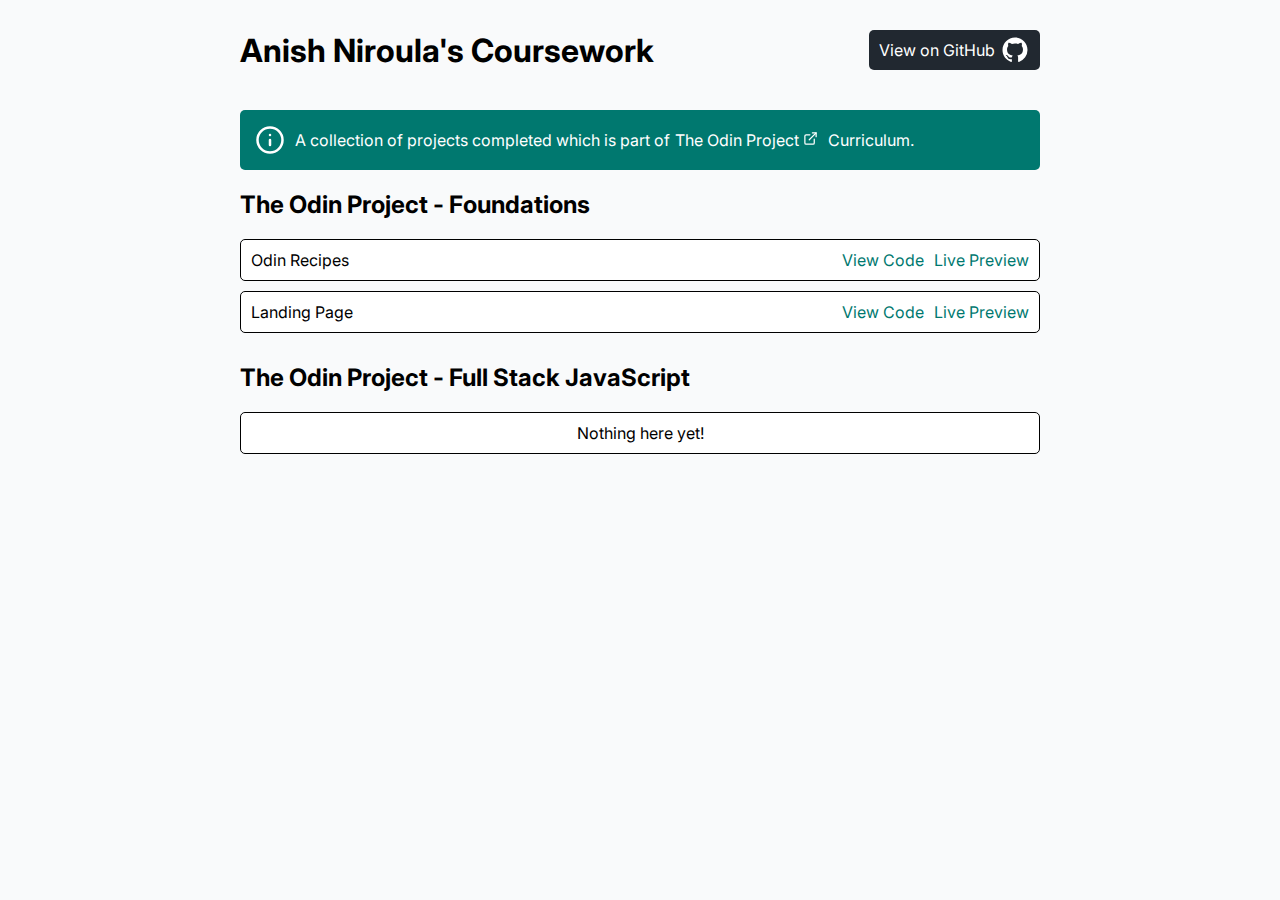
<file: index.html>
<!DOCTYPE html>
<html lang="en">
  <head>
    <meta charset="UTF-8" />
    <meta name="viewport" content="width=device-width, initial-scale=1.0" />
    <title>Anish Niroula's Coursework - The Odin Project</title>
    <link rel="preconnect" href="https://fonts.googleapis.com" />
    <link rel="preconnect" href="https://fonts.gstatic.com" crossorigin />
    <link
      href="https://fonts.googleapis.com/css2?family=Inter:ital,opsz,wght@0,14..32,100..900;1,14..32,100..900&display=swap"
      rel="stylesheet"
    />
    <link rel="stylesheet" href="main.css" />
  </head>
  <body>
    <header class="header">
      <h1 class="header-title">Anish Niroula's Coursework</h1>
      <a
        href="https://github.com/anishniroula/theodinproject-coursework"
        target="_blank"
        rel="noreferrer"
        title="Click to view on GitHub"
      >
        View on GitHub
        <svg
          fill="currentColor"
          viewBox="0 0 24 24"
          aria-hidden="true"
          role="img"
          aria-labelledby="a1elsmufb16g911e2exx4cperpxosr8w a35wr8ssnt4cgot6uyhc2du1ibk296g2"
          class="h-6 w-6 fill-current hover:fill-black dark:hover:fill-white transition duration-500"
        >
          <path
            fill-rule="evenodd"
            d="M12 2C6.477 2 2 6.484 2 12.017c0 4.425 2.865 8.18 6.839 9.504.5.092.682-.217.682-.483 0-.237-.008-.868-.013-1.703-2.782.605-3.369-1.343-3.369-1.343-.454-1.158-1.11-1.466-1.11-1.466-.908-.62.069-.608.069-.608 1.003.07 1.531 1.032 1.531 1.032.892 1.53 2.341 1.088 2.91.832.092-.647.35-1.088.636-1.338-2.22-.253-4.555-1.113-4.555-4.951 0-1.093.39-1.988 1.029-2.688-.103-.253-.446-1.272.098-2.65 0 0 .84-.27 2.75 1.026A9.564 9.564 0 0112 6.844c.85.004 1.705.115 2.504.337 1.909-1.296 2.747-1.027 2.747-1.027.546 1.379.202 2.398.1 2.651.64.7 1.028 1.595 1.028 2.688 0 3.848-2.339 4.695-4.566 4.943.359.309.678.92.678 1.855 0 1.338-.012 2.419-.012 2.747 0 .268.18.58.688.482A10.019 10.019 0 0022 12.017C22 6.484 17.522 2 12 2z"
            clip-rule="evenodd"
          ></path>
        </svg>
      </a>
    </header>

    <p class="info-text">
      <svg
        xmlns="http://www.w3.org/2000/svg"
        viewBox="0 0 24 24"
        fill="none"
        stroke="currentColor"
        stroke-width="2"
        stroke-linecap="round"
        stroke-linejoin="round"
        aria-hidden="true"
      >
        <circle cx="12" cy="12" r="10"></circle>
        <line x1="12" y1="16" x2="12" y2="12"></line>
        <line x1="12" y1="8" x2="12" y2="8"></line>
      </svg>
      A collection of projects completed which is part of
      <a
        href="https://www.theodinproject.com/"
        target="_blank"
        rel="noreferrer"
        title="Click to learn more about The Odin Project"
        >The Odin Project
        <svg
          xmlns="http://www.w3.org/2000/svg"
          width="1em"
          height="1em"
          viewBox="0 0 24 24"
          fill="none"
          stroke="currentColor"
          stroke-width="2"
          stroke-linecap="round"
          stroke-linejoin="round"
          aria-hidden="true"
          class="link-icon"
        >
          <path
            d="M18 13v6a2 2 0 0 1-2 2H5a2 2 0 0 1-2-2V8a2 2 0 0 1 2-2h6"
          ></path>
          <polyline points="15 3 21 3 21 9"></polyline>
          <line x1="10" y1="14" x2="21" y2="3"></line>
        </svg>
      </a>
      Curriculum.
    </p>
    <main class="submissions">
      <!-- The Odin Project - Foundations -->
      <div class="course">
        <h2 class="course-title">The Odin Project - Foundations</h2>
        <ol class="course-projects">
          <li class="project-item">
            <p class="project-item-name">Odin Recipes</p>
            <div class="project-item-buttons">
              <div class="link-button">
                <a
                  href="https://github.com/anishniroula/theodinproject-coursework/tree/main/foundations/odin-recipes"
                  target="_blank"
                  rel="noreferrer"
                  >View Code</a
                >
              </div>
              <div class="link-button">
                <a
                  href="./foundations/odin-recipes/odin-recipes.html"
                  target="_blank"
                  rel="noreferrer"
                  >Live Preview</a
                >
              </div>
            </div>
          </li>
          <li class="project-item">
            <p class="project-item-name">Landing Page</p>
            <div class="project-item-buttons">
              <div class="link-button">
                <a
                  href="https://github.com/anishniroula/theodinproject-coursework/tree/main/foundations/landing-page"
                  target="_blank"
                  rel="noreferrer"
                  >View Code</a
                >
              </div>
              <div class="link-button">
                <a
                  href="./foundations/landing-page/landing-page.html"
                  target="_blank"
                  rel="noreferrer"
                  >Live Preview</a
                >
              </div>
            </div>
          </li>
        </ol>
      </div>

      <!-- The Odin Project - Full Stack JavaScript -->
      <div class="course">
        <h2 class="course-title">The Odin Project - Full Stack JavaScript</h2>
        <ol class="course-projects">
          <li class="project-item">Nothing here yet!</li>
        </ol>
      </div>
    </main>
  </body>
</html>
</file>
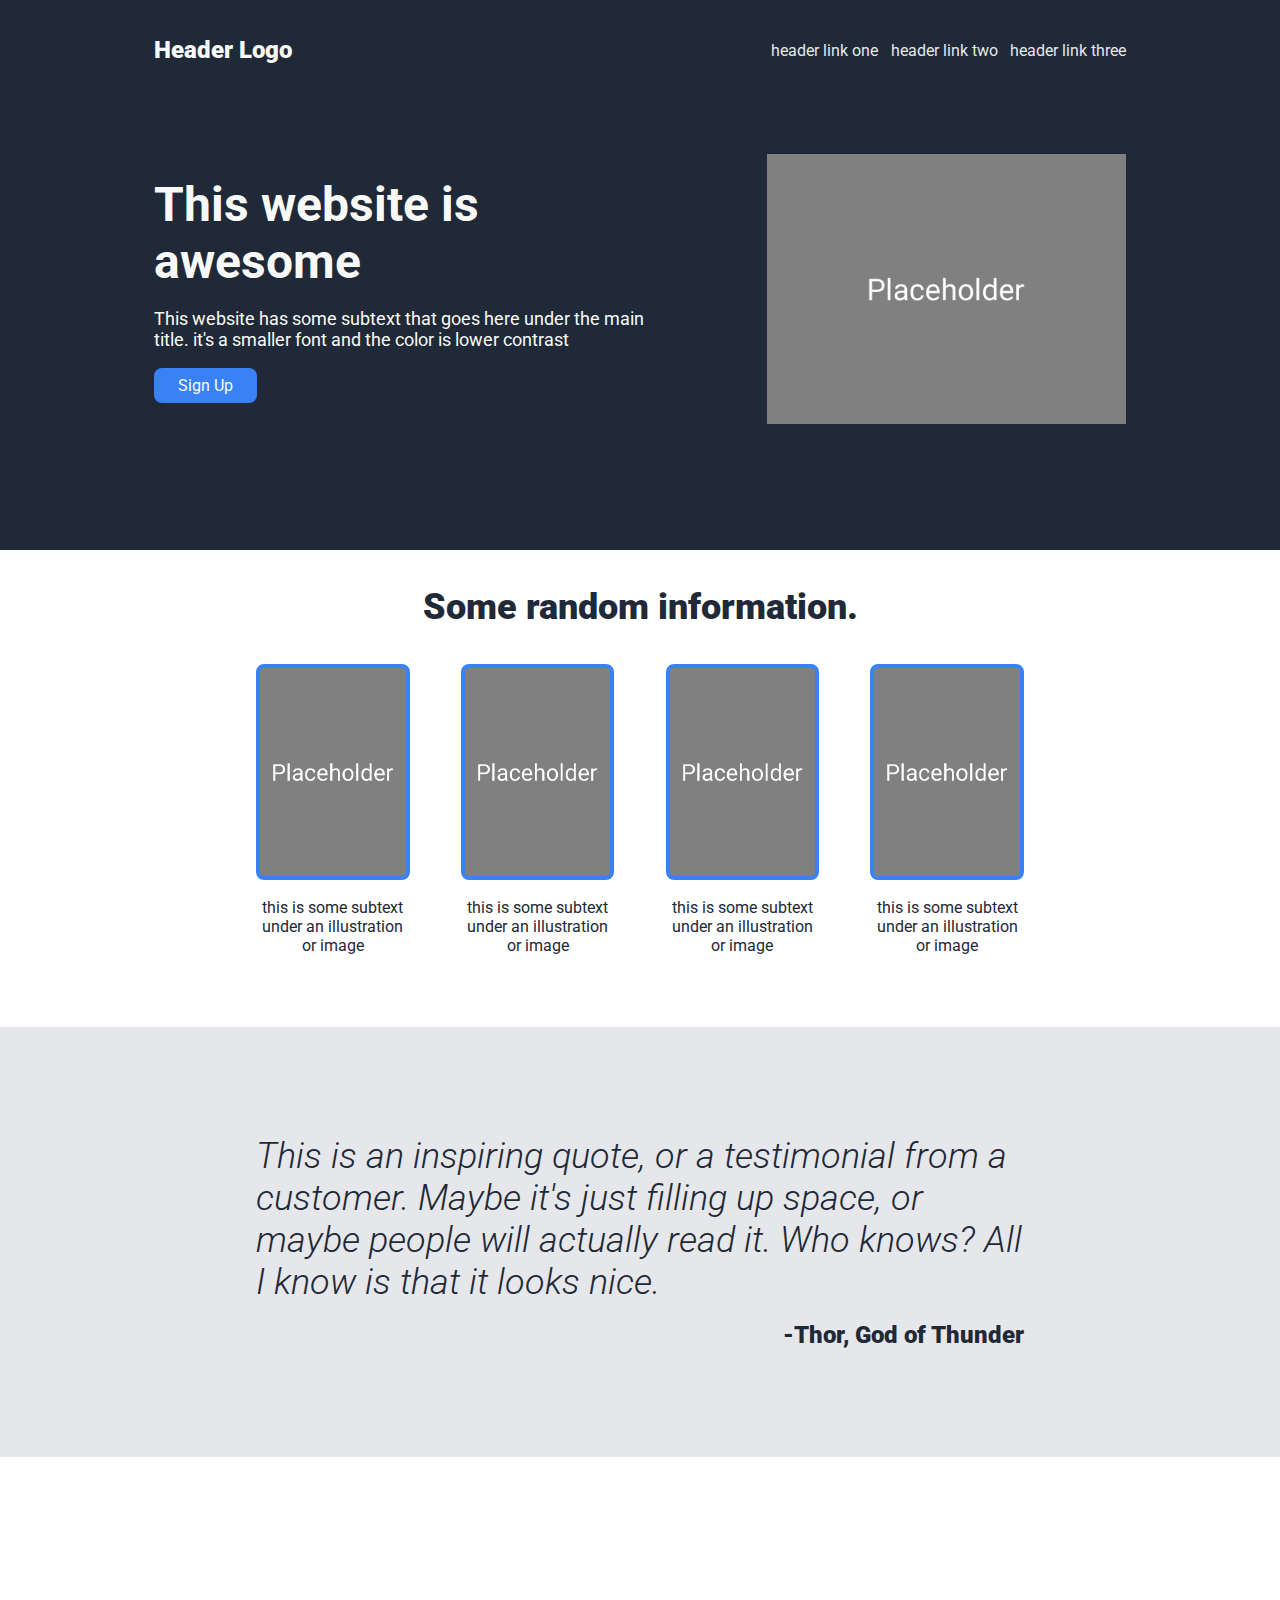
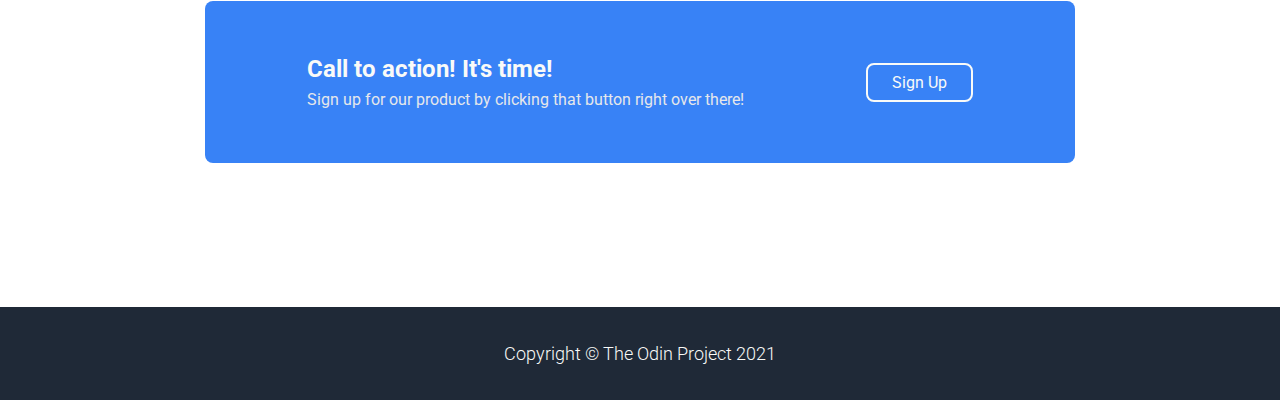
<file: foundations/landing-page/landing-page.html>
<!DOCTYPE html>
<html lang="en">
  <head>
    <meta charset="UTF-8" />
    <meta name="viewport" content="width=device-width, initial-scale=1.0" />
    <title>Landing Page</title>
    <!-- <link rel="shortcut icon" href="favicon.ico" type="image/x-icon"> -->
    <link rel="stylesheet" href="landing-page-style.css" />
    <link rel="preconnect" href="https://fonts.googleapis.com" />
    <link rel="preconnect" href="https://fonts.gstatic.com" crossorigin />
    <link
      href="https://fonts.googleapis.com/css2?family=Roboto:ital,wght@0,100..900;1,100..900&display=swap"
      rel="stylesheet"
    />
  </head>
  <body>
    <!-- Header -->
    <header class="main-header">
      <nav class="nav-header">
        <h1 class="header-logo">Header Logo</h1>
        <ul class="nav-links">
          <li><a href="#">header link one</a></li>
          <li><a href="#">header link two</a></li>
          <li><a href="#">header link three</a></li>
        </ul>
      </nav>
      <div class="hero-section">
        <div class="hero-main">
          <h1 class="hero-main-text">This website is awesome</h1>
          <p class="hero-secondary-text">
            This website has some subtext that goes here under the main title.
            it's a smaller font and the color is lower contrast
          </p>
          <a href="#" class="hero-button">Sign Up</a>
        </div>
        <div class="hero-image"></div>
      </div>
    </header>

    <!-- Random Info Section -->
    <section class="random-info">
      <h2 class="section-header">Some random information.</h2>
      <div class="random-info-cards">
        <div class="info-card">
          <div class="info-card-image"></div>
          <div class="info-card-text">
            this is some subtext under an illustration or image
          </div>
        </div>
        <div class="info-card">
          <div class="info-card-image"></div>
          <div class="info-card-text">
            this is some subtext under an illustration or image
          </div>
        </div>
        <div class="info-card">
          <div class="info-card-image"></div>
          <div class="info-card-text">
            this is some subtext under an illustration or image
          </div>
        </div>
        <div class="info-card">
          <div class="info-card-image"></div>
          <div class="info-card-text">
            this is some subtext under an illustration or image
          </div>
        </div>
      </div>
    </section>

    <!-- Quotes Section -->
    <section class="quote-section">
      <p class="quote-text">
        This is an inspiring quote, or a testimonial from a customer. Maybe it's
        just filling up space, or maybe people will actually read it. Who knows?
        All I know is that it looks nice.
      </p>
      <p class="quote-author">-Thor, God of Thunder</p>
    </section>

    <!-- Sign Up Section -->
    <section class="sign-up">
      <div class="sign-up-container">
        <div class="sign-up-message">
          <h3 class="message-text-main">Call to action! It's time!</h3>
          <p class="message-text-secondary">
            Sign up for our product by clicking that button right over there!
          </p>
        </div>
        <a href="#" class="sign-up-button">Sign Up</a>
      </div>
    </section>

    <!-- Footer -->
    <footer class="footer">Copyright &copy; The Odin Project 2021</footer>
  </body>
</html>
</file>
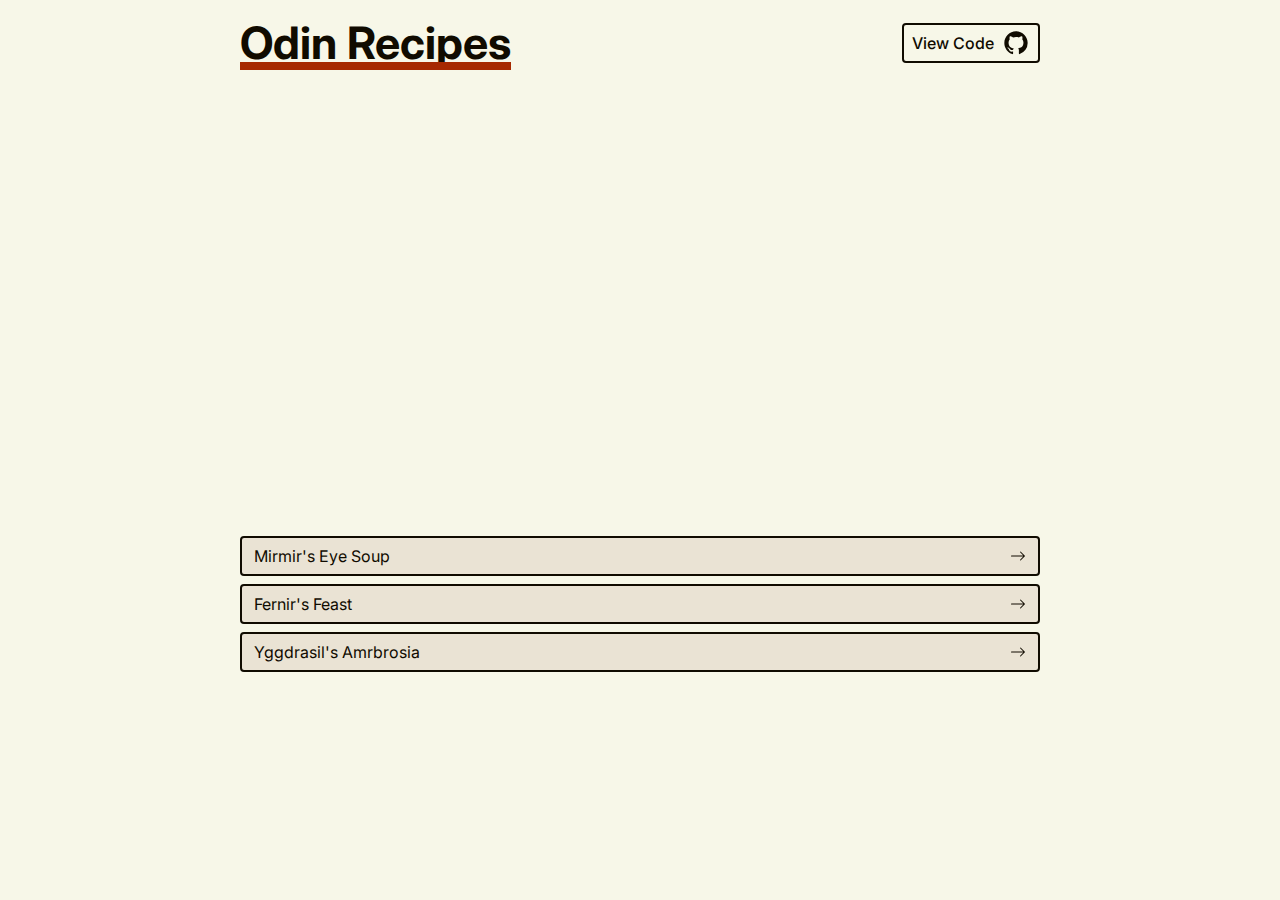
<file: foundations/odin-recipes/odin-recipes.html>
<!DOCTYPE html>
<html lang="en">
  <head>
    <meta charset="UTF-8" />
    <meta name="viewport" content="width=device-width, initial-scale=1.0" />
    <title>Odin Recipes</title>
    <link
      rel="shortcut icon"
      type="image/png"
      href="./recipes/recipe-site.png"
    />
    <link rel="preconnect" href="https://fonts.googleapis.com" />
    <link rel="preconnect" href="https://fonts.gstatic.com" crossorigin />
    <link
      href="https://fonts.googleapis.com/css2?family=Inter:ital,opsz,wght@0,14..32,100..900;1,14..32,100..900&display=swap"
      rel="stylesheet"
    />
    <link rel="stylesheet" href="odin-recipes-style.css" />
  </head>
  <body>
    <!-- Header -->
    <header class="header">
      <h1>Odin Recipes</h1>
      <a
        href="https://github.com/anishniroula/theodinproject-coursework/foundations/odin-recipes"
        target="_blank"
        rel="noreferrer"
        >View Code<svg
          fill="currentColor"
          viewBox="0 0 24 24"
          aria-hidden="true"
          role="img"
          aria-labelledby="a1elsmufb16g911e2exx4cperpxosr8w a35wr8ssnt4cgot6uyhc2du1ibk296g2"
          class="h-6 w-6 fill-current hover:fill-black dark:hover:fill-white transition duration-500"
        >
          <path
            fill-rule="evenodd"
            d="M12 2C6.477 2 2 6.484 2 12.017c0 4.425 2.865 8.18 6.839 9.504.5.092.682-.217.682-.483 0-.237-.008-.868-.013-1.703-2.782.605-3.369-1.343-3.369-1.343-.454-1.158-1.11-1.466-1.11-1.466-.908-.62.069-.608.069-.608 1.003.07 1.531 1.032 1.531 1.032.892 1.53 2.341 1.088 2.91.832.092-.647.35-1.088.636-1.338-2.22-.253-4.555-1.113-4.555-4.951 0-1.093.39-1.988 1.029-2.688-.103-.253-.446-1.272.098-2.65 0 0 .84-.27 2.75 1.026A9.564 9.564 0 0112 6.844c.85.004 1.705.115 2.504.337 1.909-1.296 2.747-1.027 2.747-1.027.546 1.379.202 2.398.1 2.651.64.7 1.028 1.595 1.028 2.688 0 3.848-2.339 4.695-4.566 4.943.359.309.678.92.678 1.855 0 1.338-.012 2.419-.012 2.747 0 .268.18.58.688.482A10.019 10.019 0 0022 12.017C22 6.484 17.522 2 12 2z"
            clip-rule="evenodd"
          ></path></svg
      ></a>
    </header>

    <!-- Recipes List -->
    <main class="recipes">
      <div class="recipes-images"></div>
      <ul class="recipes-list">
        <li id="recipe1">
          <a href="./recipes/mirmirs-eye-soup.html">
            Mirmir's Eye Soup
            <svg
              xmlns="http://www.w3.org/2000/svg"
              width="16"
              height="16"
              fill="currentColor"
              class="bi bi-arrow-right"
              viewBox="0 0 16 16"
            >
              <path
                fill-rule="evenodd"
                d="M1 8a.5.5 0 0 1 .5-.5h11.793l-3.147-3.146a.5.5 0 0 1 .708-.708l4 4a.5.5 0 0 1 0 .708l-4 4a.5.5 0 0 1-.708-.708L13.293 8.5H1.5A.5.5 0 0 1 1 8z"
              />
            </svg>
          </a>
        </li>
        <li id="recipe2">
          <a href="./recipes/fernirs-feast.html">
            Fernir's Feast
            <svg
              xmlns="http://www.w3.org/2000/svg"
              width="16"
              height="16"
              fill="currentColor"
              class="bi bi-arrow-right"
              viewBox="0 0 16 16"
            >
              <path
                fill-rule="evenodd"
                d="M1 8a.5.5 0 0 1 .5-.5h11.793l-3.147-3.146a.5.5 0 0 1 .708-.708l4 4a.5.5 0 0 1 0 .708l-4 4a.5.5 0 0 1-.708-.708L13.293 8.5H1.5A.5.5 0 0 1 1 8z"
              />
            </svg>
          </a>
        </li>
        <li id="recipe3">
          <a href="./recipes/yggdrasils-ambrosia.html">
            Yggdrasil's Amrbrosia
            <svg
              xmlns="http://www.w3.org/2000/svg"
              width="16"
              height="16"
              fill="currentColor"
              class="bi bi-arrow-right"
              viewBox="0 0 16 16"
            >
              <path
                fill-rule="evenodd"
                d="M1 8a.5.5 0 0 1 .5-.5h11.793l-3.147-3.146a.5.5 0 0 1 .708-.708l4 4a.5.5 0 0 1 0 .708l-4 4a.5.5 0 0 1-.708-.708L13.293 8.5H1.5A.5.5 0 0 1 1 8z"
              />
            </svg>
          </a>
        </li>
      </ul>
    </main>
  </body>
</html>
</file>
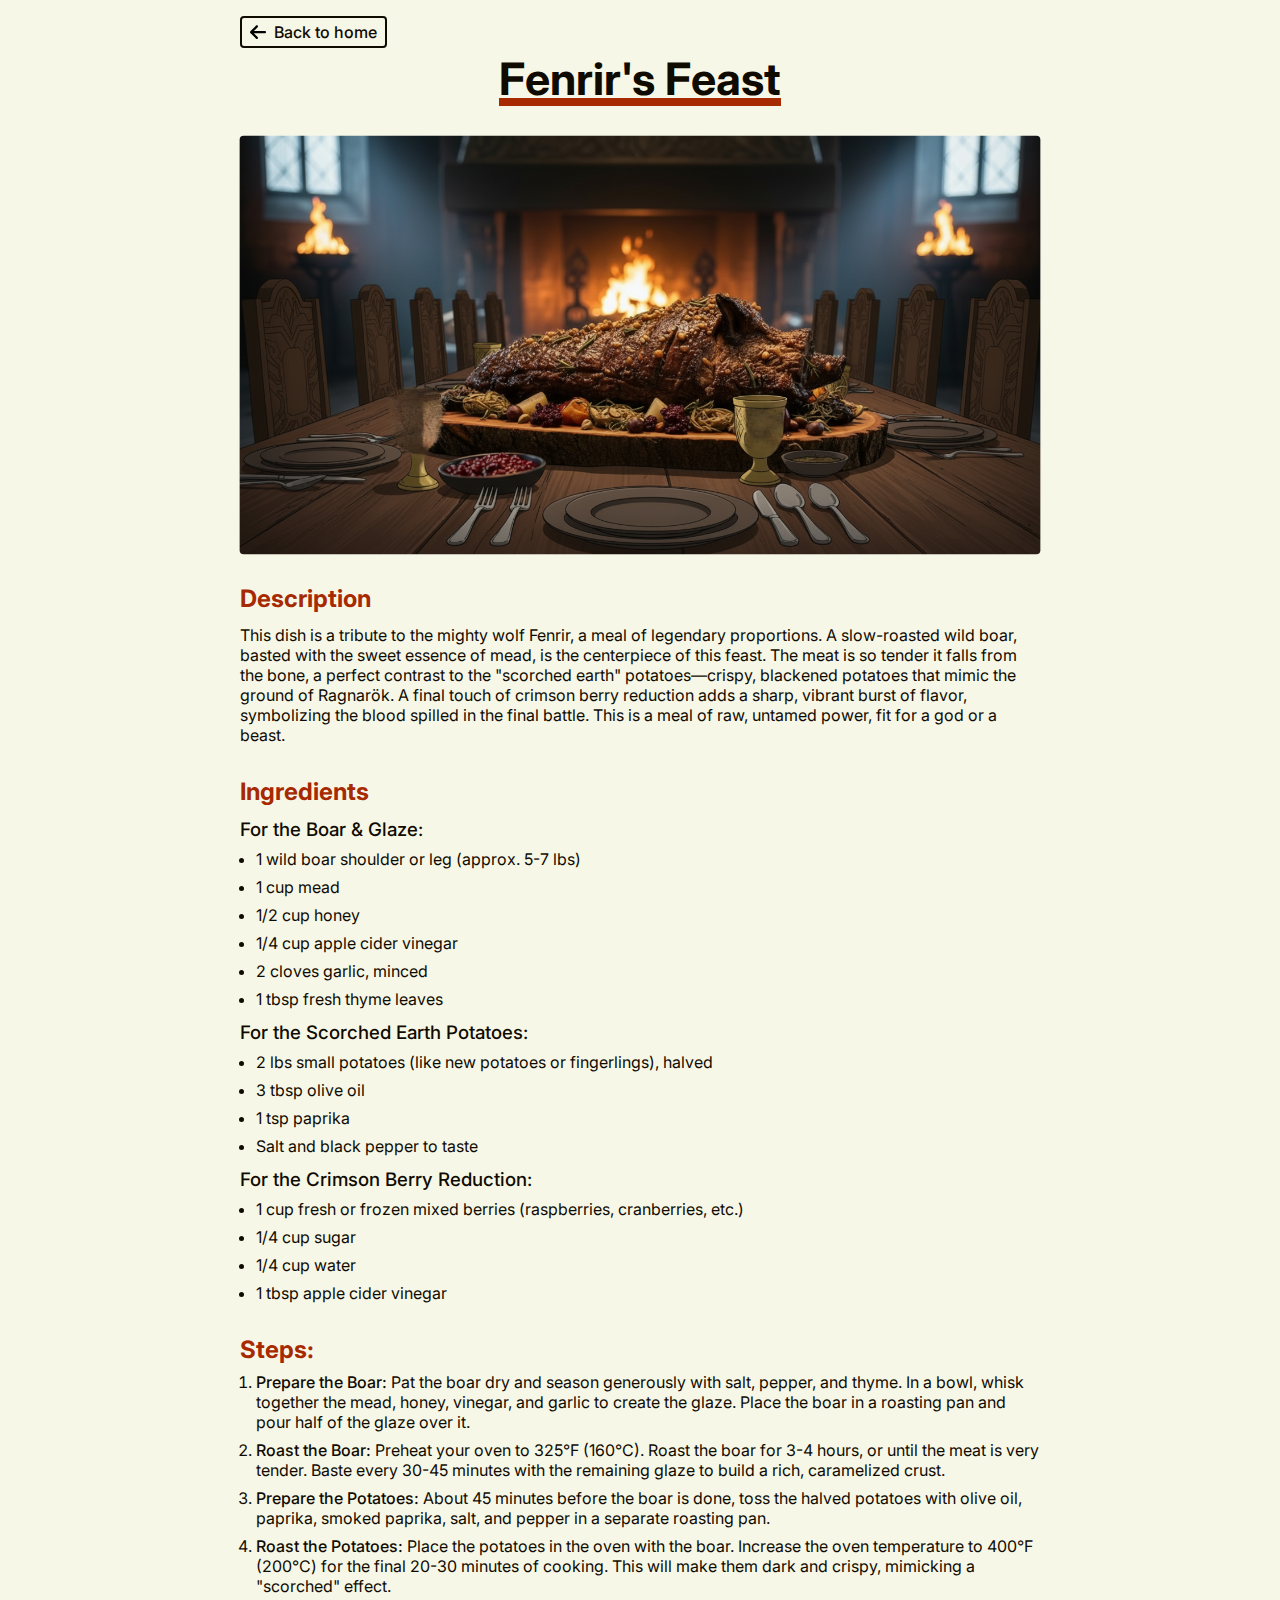
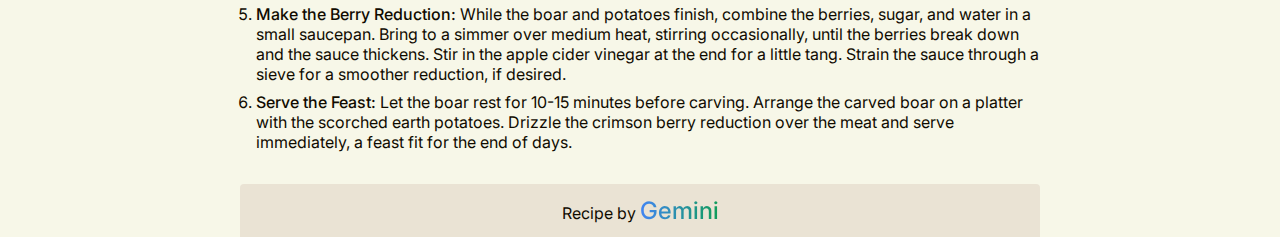
<file: foundations/odin-recipes/recipes/fernirs-feast.html>
<!DOCTYPE html>
<html lang="en">
  <head>
    <meta charset="UTF-8" />
    <meta name="viewport" content="width=device-width, initial-scale=1.0" />
    <title>Fenrir's Feast</title>
    <link rel="shortcut icon" type="image/png" href="recipe-site.png" />
    <link rel="preconnect" href="https://fonts.googleapis.com" />
    <link rel="preconnect" href="https://fonts.gstatic.com" crossorigin />
    <link
      href="https://fonts.googleapis.com/css2?family=Inter:ital,opsz,wght@0,14..32,100..900;1,14..32,100..900&display=swap"
      rel="stylesheet"
    />
    <link rel="stylesheet" href="recipes-main.css" />
  </head>
  <body>
    <!-- Header -->
    <header class="header">
      <a href="../odin-recipes.html">
        <svg xmlns="http://www.w3.org/2000/svg" viewBox="0 0 448 512">
          <path
            d="M9.4 233.4c-12.5 12.5-12.5 32.8 0 45.3l160 160c12.5 12.5 32.8 12.5 45.3 0s12.5-32.8 0-45.3L109.2 288 416 288c17.7 0 32-14.3 32-32s-14.3-32-32-32l-306.7 0L214.6 118.6c12.5-12.5 12.5-32.8 0-45.3s-32.8-12.5-45.3 0l-160 160z"
          />
        </svg>
        Back to home
      </a>
      <h1>Fenrir's Feast</h1>
    </header>

    <!-- Recipe -->
    <main class="recipes">
      <div class="recipes-images fernirs-feast"></div>
      <ul class="recipes-info">
        <li class="recipes-detail description">
          <h2>Description</h2>
          <p class="margin-top-12">
            This dish is a tribute to the mighty wolf Fenrir, a meal of
            legendary proportions. A slow-roasted wild boar, basted with the
            sweet essence of mead, is the centerpiece of this feast. The meat is
            so tender it falls from the bone, a perfect contrast to the
            "scorched earth" potatoes—crispy, blackened potatoes that mimic the
            ground of Ragnarök. A final touch of crimson berry reduction adds a
            sharp, vibrant burst of flavor, symbolizing the blood spilled in the
            final battle. This is a meal of raw, untamed power, fit for a god or
            a beast.
          </p>
        </li>
        <li class="recipes-detail ingredients">
          <h2>Ingredients</h2>
          <h3 class="margin-top-12">For the Boar & Glaze:</h3>
          <ul>
            <li>1 wild boar shoulder or leg (approx. 5-7 lbs)</li>
            <li>1 cup mead</li>
            <li>1/2 cup honey</li>
            <li>1/4 cup apple cider vinegar</li>
            <li>2 cloves garlic, minced</li>
            <li>1 tbsp fresh thyme leaves</li>
          </ul>
          <h3 class="margin-top-12">For the Scorched Earth Potatoes:</h3>
          <ul>
            <li>
              2 lbs small potatoes (like new potatoes or fingerlings), halved
            </li>
            <li>3 tbsp olive oil</li>
            <li>1 tsp paprika</li>
            <li>Salt and black pepper to taste</li>
          </ul>
          <h3 class="margin-top-12">For the Crimson Berry Reduction:</h3>
          <ul>
            <li>
              1 cup fresh or frozen mixed berries (raspberries, cranberries,
              etc.)
            </li>
            <li>1/4 cup sugar</li>
            <li>1/4 cup water</li>
            <li>1 tbsp apple cider vinegar</li>
          </ul>
        </li>
        <li class="recipes-detail steps">
          <h2>Steps:</h2>
          <ol>
            <li>
              <b>Prepare the Boar:</b> Pat the boar dry and season generously
              with salt, pepper, and thyme. In a bowl, whisk together the mead,
              honey, vinegar, and garlic to create the glaze. Place the boar in
              a roasting pan and pour half of the glaze over it.
            </li>
            <li>
              <b>Roast the Boar:</b> Preheat your oven to 325°F (160°C). Roast
              the boar for 3-4 hours, or until the meat is very tender. Baste
              every 30-45 minutes with the remaining glaze to build a rich,
              caramelized crust.
            </li>
            <li>
              <b>Prepare the Potatoes:</b> About 45 minutes before the boar is
              done, toss the halved potatoes with olive oil, paprika, smoked
              paprika, salt, and pepper in a separate roasting pan.
            </li>
            <li>
              <b>Roast the Potatoes:</b> Place the potatoes in the oven with the
              boar. Increase the oven temperature to 400°F (200°C) for the final
              20-30 minutes of cooking. This will make them dark and crispy,
              mimicking a "scorched" effect.
            </li>
            <li>
              <b>Make the Berry Reduction:</b> While the boar and potatoes
              finish, combine the berries, sugar, and water in a small saucepan.
              Bring to a simmer over medium heat, stirring occasionally, until
              the berries break down and the sauce thickens. Stir in the apple
              cider vinegar at the end for a little tang. Strain the sauce
              through a sieve for a smoother reduction, if desired.
            </li>
            <li>
              <b>Serve the Feast:</b> Let the boar rest for 10-15 minutes before
              carving. Arrange the carved boar on a platter with the scorched
              earth potatoes. Drizzle the crimson berry reduction over the meat
              and serve immediately, a feast fit for the end of days.
            </li>
          </ol>
        </li>
      </ul>
    </main>

    <!-- Footer -->
    <footer>
      Recipe by
      <a href="https://gemini.google.com/" target="_blank" rel="noreferrer"
        >Gemini</a
      >
    </footer>
  </body>
</html>
</file>
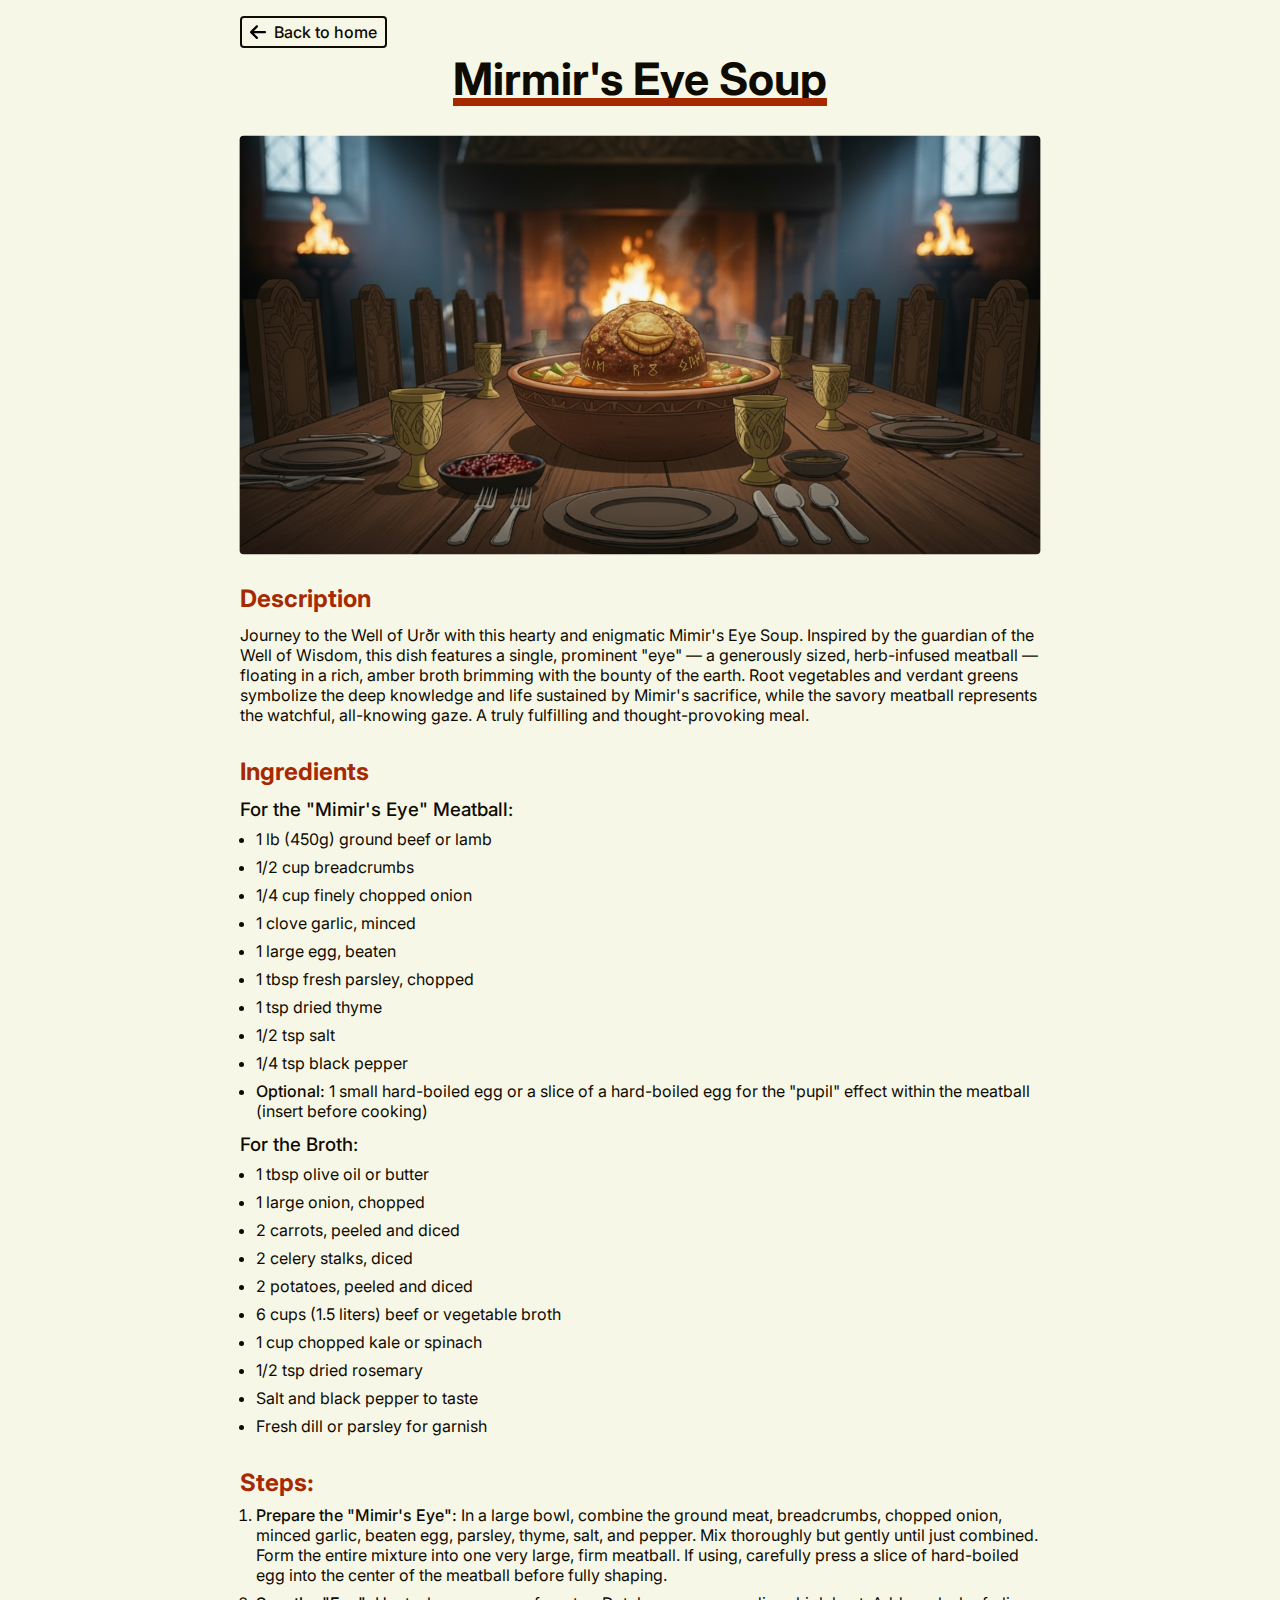
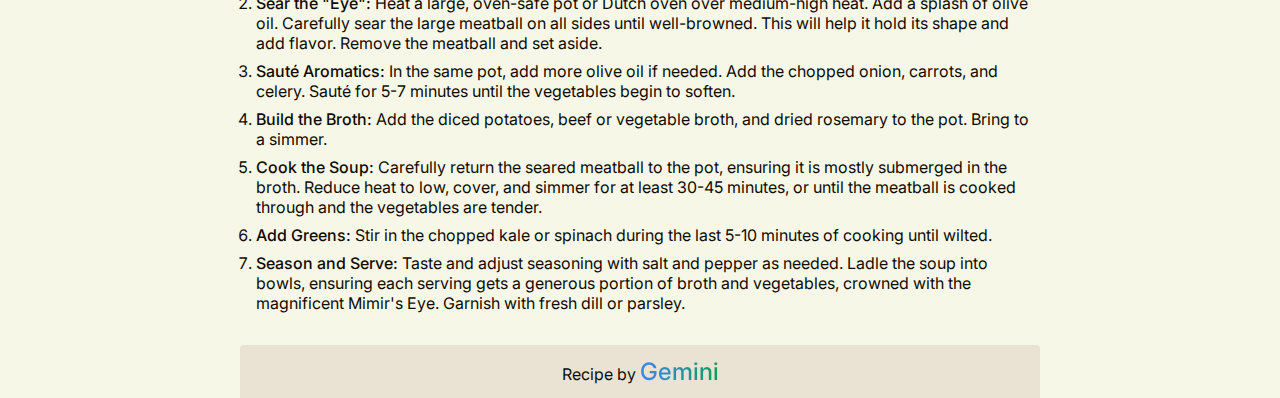
<file: foundations/odin-recipes/recipes/mirmirs-eye-soup.html>
<!DOCTYPE html>
<html lang="en">
  <head>
    <meta charset="UTF-8" />
    <meta name="viewport" content="width=device-width, initial-scale=1.0" />
    <title>Mirmir's Eye Soup</title>
    <link rel="shortcut icon" type="image/png" href="recipe-site.png" />
    <link rel="preconnect" href="https://fonts.googleapis.com" />
    <link rel="preconnect" href="https://fonts.gstatic.com" crossorigin />
    <link
      href="https://fonts.googleapis.com/css2?family=Inter:ital,opsz,wght@0,14..32,100..900;1,14..32,100..900&display=swap"
      rel="stylesheet"
    />
    <link rel="stylesheet" href="recipes-main.css" />
  </head>
  <body>
    <!-- Header -->
    <header class="header">
      <a href="../odin-recipes.html">
        <svg xmlns="http://www.w3.org/2000/svg" viewBox="0 0 448 512">
          <path
            d="M9.4 233.4c-12.5 12.5-12.5 32.8 0 45.3l160 160c12.5 12.5 32.8 12.5 45.3 0s12.5-32.8 0-45.3L109.2 288 416 288c17.7 0 32-14.3 32-32s-14.3-32-32-32l-306.7 0L214.6 118.6c12.5-12.5 12.5-32.8 0-45.3s-32.8-12.5-45.3 0l-160 160z"
          />
        </svg>
        Back to home
      </a>
      <h1>Mirmir's Eye Soup</h1>
    </header>

    <!-- Recipe -->
    <main class="recipes">
      <div class="recipes-images mirmirs-eye-soup"></div>
      <ul class="recipes-info">
        <li class="recipes-detail description">
          <h2>Description</h2>
          <p class="margin-top-12">
            Journey to the Well of Urðr with this hearty and enigmatic Mimir's
            Eye Soup. Inspired by the guardian of the Well of Wisdom, this dish
            features a single, prominent "eye" — a generously sized,
            herb-infused meatball — floating in a rich, amber broth brimming
            with the bounty of the earth. Root vegetables and verdant greens
            symbolize the deep knowledge and life sustained by Mimir's
            sacrifice, while the savory meatball represents the watchful,
            all-knowing gaze. A truly fulfilling and thought-provoking meal.
          </p>
        </li>
        <li class="recipes-detail ingredients">
          <h2>Ingredients</h2>
          <h3 class="margin-top-12">For the "Mimir's Eye" Meatball:</h3>
          <ul>
            <li>1 lb (450g) ground beef or lamb</li>
            <li>1/2 cup breadcrumbs</li>
            <li>1/4 cup finely chopped onion</li>
            <li>1 clove garlic, minced</li>
            <li>1 large egg, beaten</li>
            <li>1 tbsp fresh parsley, chopped</li>
            <li>1 tsp dried thyme</li>
            <li>1/2 tsp salt</li>
            <li>1/4 tsp black pepper</li>
            <li>
              <b>Optional:</b> 1 small hard-boiled egg or a slice of a
              hard-boiled egg for the "pupil" effect within the meatball (insert
              before cooking)
            </li>
          </ul>
          <h3 class="margin-top-12">For the Broth:</h3>
          <ul>
            <li>1 tbsp olive oil or butter</li>
            <li>1 large onion, chopped</li>
            <li>2 carrots, peeled and diced</li>
            <li>2 celery stalks, diced</li>
            <li>2 potatoes, peeled and diced</li>
            <li>6 cups (1.5 liters) beef or vegetable broth</li>
            <li>1 cup chopped kale or spinach</li>
            <li>1/2 tsp dried rosemary</li>
            <li>Salt and black pepper to taste</li>
            <li>Fresh dill or parsley for garnish</li>
          </ul>
        </li>
        <li class="recipes-detail steps">
          <h2>Steps:</h2>
          <ol>
            <li>
              <b>Prepare the "Mimir's Eye":</b> In a large bowl, combine the
              ground meat, breadcrumbs, chopped onion, minced garlic, beaten
              egg, parsley, thyme, salt, and pepper. Mix thoroughly but gently
              until just combined. Form the entire mixture into one very large,
              firm meatball. If using, carefully press a slice of hard-boiled
              egg into the center of the meatball before fully shaping.
            </li>
            <li>
              <b>Sear the "Eye":</b> Heat a large, oven-safe pot or Dutch oven
              over medium-high heat. Add a splash of olive oil. Carefully sear
              the large meatball on all sides until well-browned. This will help
              it hold its shape and add flavor. Remove the meatball and set
              aside.
            </li>
            <li>
              <b>Sauté Aromatics:</b> In the same pot, add more olive oil if
              needed. Add the chopped onion, carrots, and celery. Sauté for 5-7
              minutes until the vegetables begin to soften.
            </li>
            <li>
              <b>Build the Broth:</b> Add the diced potatoes, beef or vegetable
              broth, and dried rosemary to the pot. Bring to a simmer.
            </li>
            <li>
              <b>Cook the Soup:</b> Carefully return the seared meatball to the
              pot, ensuring it is mostly submerged in the broth. Reduce heat to
              low, cover, and simmer for at least 30-45 minutes, or until the
              meatball is cooked through and the vegetables are tender.
            </li>
            <li>
              <b>Add Greens:</b> Stir in the chopped kale or spinach during the
              last 5-10 minutes of cooking until wilted.
            </li>
            <li>
              <b>Season and Serve:</b> Taste and adjust seasoning with salt and
              pepper as needed. Ladle the soup into bowls, ensuring each serving
              gets a generous portion of broth and vegetables, crowned with the
              magnificent Mimir's Eye. Garnish with fresh dill or parsley.
            </li>
          </ol>
        </li>
      </ul>
    </main>

    <!-- Footer -->
    <footer>
      Recipe by
      <a href="https://gemini.google.com/" target="_blank" rel="noreferrer"
        >Gemini</a
      >
    </footer>
  </body>
</html>
</file>
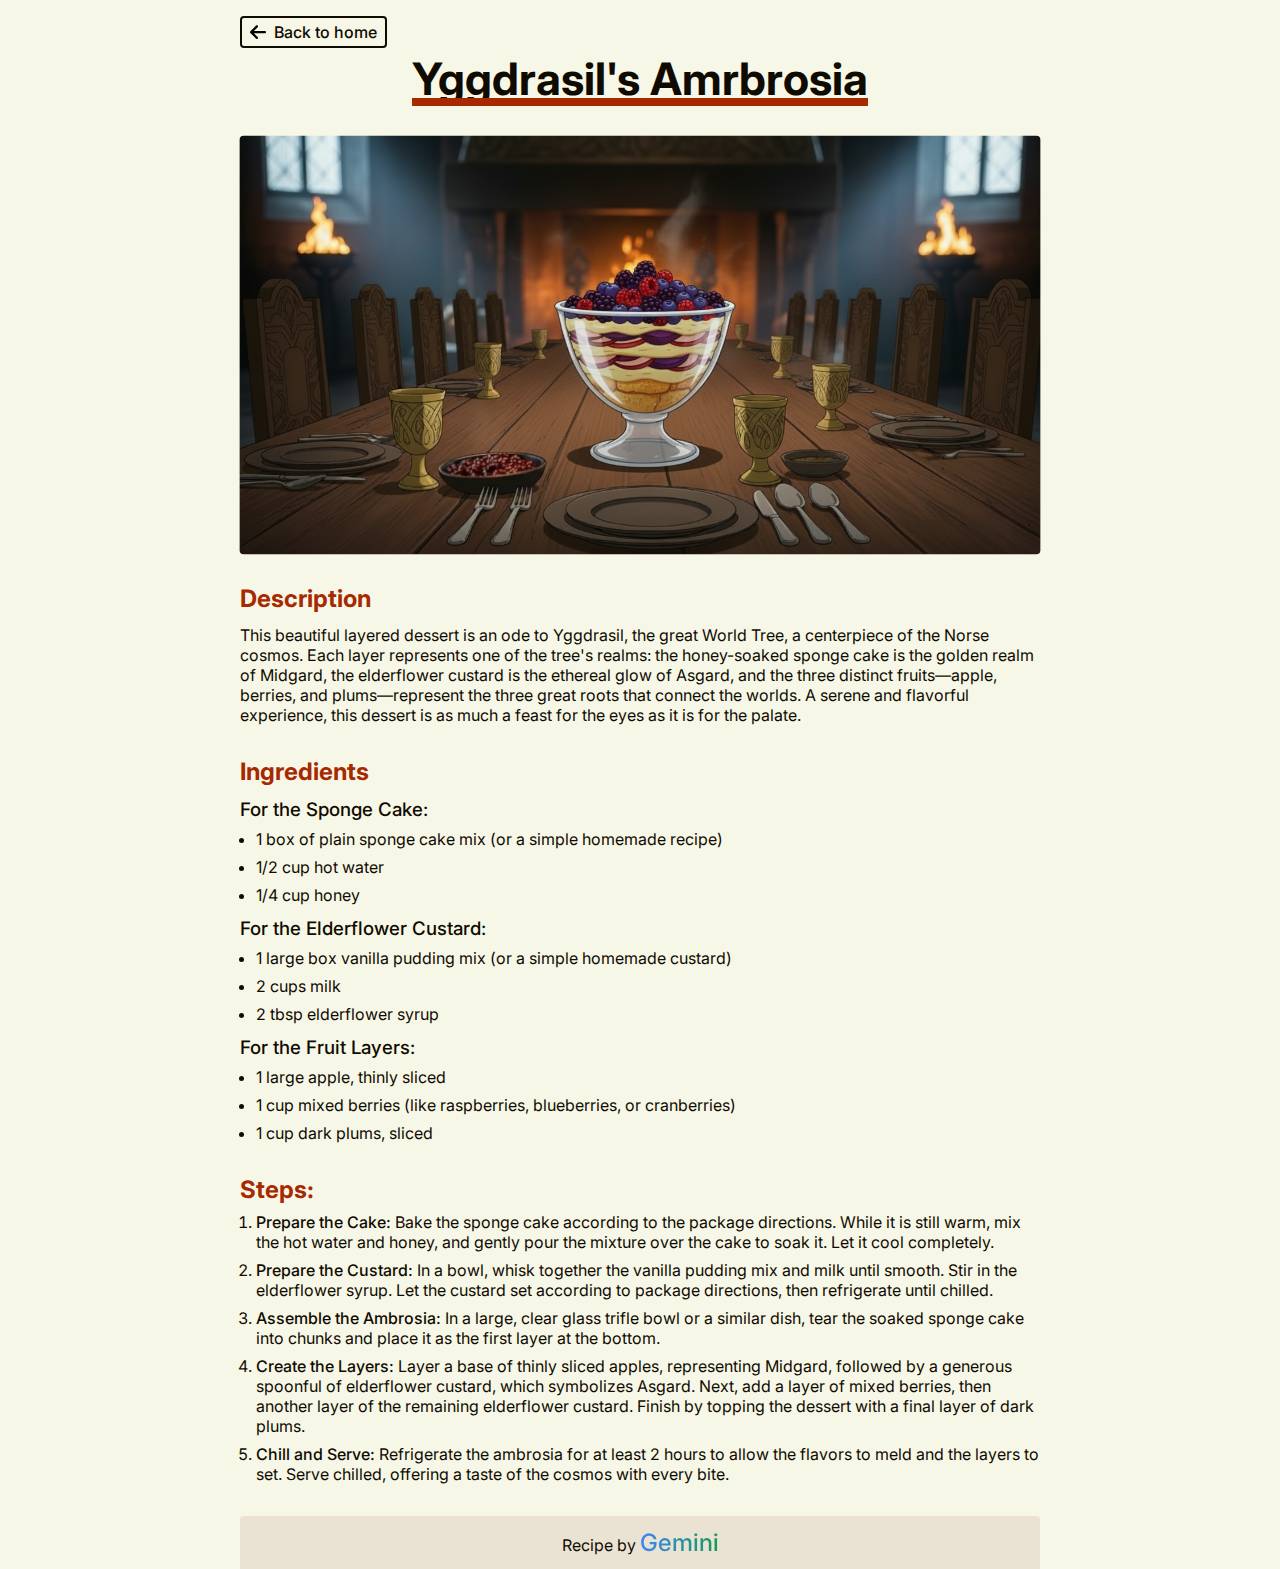
<file: foundations/odin-recipes/recipes/yggdrasils-ambrosia.html>
<!DOCTYPE html>
<html lang="en">
  <head>
    <meta charset="UTF-8" />
    <meta name="viewport" content="width=device-width, initial-scale=1.0" />
    <title>Yggdrasil's Amrbrosia</title>
    <link rel="shortcut icon" type="image/png" href="recipe-site.png" />
    <link rel="preconnect" href="https://fonts.googleapis.com" />
    <link rel="preconnect" href="https://fonts.gstatic.com" crossorigin />
    <link
      href="https://fonts.googleapis.com/css2?family=Inter:ital,opsz,wght@0,14..32,100..900;1,14..32,100..900&display=swap"
      rel="stylesheet"
    />
    <link rel="stylesheet" href="recipes-main.css" />
  </head>
  <body>
    <!-- Header -->
    <header class="header">
      <a href="../odin-recipes.html">
        <svg xmlns="http://www.w3.org/2000/svg" viewBox="0 0 448 512">
          <path
            d="M9.4 233.4c-12.5 12.5-12.5 32.8 0 45.3l160 160c12.5 12.5 32.8 12.5 45.3 0s12.5-32.8 0-45.3L109.2 288 416 288c17.7 0 32-14.3 32-32s-14.3-32-32-32l-306.7 0L214.6 118.6c12.5-12.5 12.5-32.8 0-45.3s-32.8-12.5-45.3 0l-160 160z"
          />
        </svg>
        Back to home
      </a>
      <h1>Yggdrasil's Amrbrosia</h1>
    </header>

    <!-- Recipe -->
    <main class="recipes">
      <div class="recipes-images yggdrasils-ambrosia"></div>
      <ul class="recipes-info">
        <li class="recipes-detail description">
          <h2>Description</h2>
          <p class="margin-top-12">
            This beautiful layered dessert is an ode to Yggdrasil, the great
            World Tree, a centerpiece of the Norse cosmos. Each layer represents
            one of the tree's realms: the honey-soaked sponge cake is the golden
            realm of Midgard, the elderflower custard is the ethereal glow of
            Asgard, and the three distinct fruits—apple, berries, and
            plums—represent the three great roots that connect the worlds. A
            serene and flavorful experience, this dessert is as much a feast for
            the eyes as it is for the palate.
          </p>
        </li>
        <li class="recipes-detail ingredients">
          <h2>Ingredients</h2>
          <h3 class="margin-top-12">For the Sponge Cake:</h3>
          <ul>
            <li>
              1 box of plain sponge cake mix (or a simple homemade recipe)
            </li>
            <li>1/2 cup hot water</li>
            <li>1/4 cup honey</li>
          </ul>
          <h3 class="margin-top-12">For the Elderflower Custard:</h3>
          <ul>
            <li>
              1 large box vanilla pudding mix (or a simple homemade custard)
            </li>
            <li>2 cups milk</li>
            <li>2 tbsp elderflower syrup</li>
          </ul>
          <h3 class="margin-top-12">For the Fruit Layers:</h3>
          <ul>
            <li>1 large apple, thinly sliced</li>
            <li>
              1 cup mixed berries (like raspberries, blueberries, or
              cranberries)
            </li>
            <li>1 cup dark plums, sliced</li>
          </ul>
        </li>
        <li class="recipes-detail steps">
          <h2>Steps:</h2>
          <ol>
            <li>
              <b>Prepare the Cake:</b> Bake the sponge cake according to the
              package directions. While it is still warm, mix the hot water and
              honey, and gently pour the mixture over the cake to soak it. Let
              it cool completely.
            </li>
            <li>
              <b>Prepare the Custard:</b> In a bowl, whisk together the vanilla
              pudding mix and milk until smooth. Stir in the elderflower syrup.
              Let the custard set according to package directions, then
              refrigerate until chilled.
            </li>
            <li>
              <b>Assemble the Ambrosia:</b> In a large, clear glass trifle bowl
              or a similar dish, tear the soaked sponge cake into chunks and
              place it as the first layer at the bottom.
            </li>
            <li>
              <b>Create the Layers:</b> Layer a base of thinly sliced apples,
              representing Midgard, followed by a generous spoonful of
              elderflower custard, which symbolizes Asgard. Next, add a layer of
              mixed berries, then another layer of the remaining elderflower
              custard. Finish by topping the dessert with a final layer of dark
              plums.
            </li>
            <li>
              <b>Chill and Serve:</b> Refrigerate the ambrosia for at least 2
              hours to allow the flavors to meld and the layers to set. Serve
              chilled, offering a taste of the cosmos with every bite.
            </li>
          </ol>
        </li>
      </ul>
    </main>

    <!-- Footer -->
    <footer>
      Recipe by
      <a href="https://gemini.google.com/" target="_blank" rel="noreferrer"
        >Gemini</a
      >
    </footer>
  </body>
</html>
</file>
<file: main.css>
/* Base Styles */
* {
  margin: 0;
  padding: 0;
  box-sizing: border-box;
}

body {
  font-family: "Inter", sans-serif;
  width: 800px;
  margin: 0 auto;
  background-color: #f9fafb;
}

a {
  color: black;
  text-decoration: none;
}

/* SVG & Icon Styles */
svg {
  width: 30px;
  height: auto;
}

.link-icon {
  height: auto;
  width: 15px;
}

/* Header */
.header {
  width: 800px;
  display: flex;
  align-items: center;
  justify-content: center;
  padding: 30px 0px;
}

.header a {
  margin-left: auto;
  padding: 5px 10px;
  color: white;
  background-color: #212830;
  border-radius: 5px;
  display: flex;
  justify-content: center;
  align-items: center;
  gap: 5px;
  transition: all 0.5s ease;
}

.header a:hover {
  transform: scale(1.05);
  background: #00786f;
}

/* Info Banner */
.info-text {
  margin: 10px 0;
  padding: 15px;
  background-color: #00786f;
  border-radius: 5px;
  color: white;
  display: flex;
  align-items: center;
  gap: 5px;
}

.info-text svg {
  margin-right: 5px;
}

.info-text a {
  color: white;
}

.info-text a:hover {
  transform: scale(1.02);
}

/* Main Content */
.course-title {
  padding: 10px 0px;
}

.course-projects {
  padding: 10px 0;
}

li {
  margin-bottom: 10px;
}

.project-item {
  display: flex;
  align-items: center;
  justify-content: center;
  background-color: white;
  padding: 10px;
  border: 1px solid black;
  border-radius: 5px;
}

.project-item-buttons {
  display: flex;
  margin-left: auto;
  gap: 10px;
}

.link-button a {
  display: inline-block;
  transition: all 0.5s ease;
  color: #00786f;
}

.link-button a:hover {
  font-weight: 600;
}

/* Responsive Design (Mobile) */
@media (max-width: 768px) {
  body {
    max-width: 100%;
    padding: 0 15px;
  }

  .header {
    flex-direction: column;
    align-items: flex-start;
    gap: 15px;
    width: 100%;
    padding: 20px 0px;
  }

  .header h1 {
    font-size: 1.5rem;
  }

  .header a {
    margin-left: 0;
    font-size: 0.8rem;
    padding: 0.5rem 1rem;
  }

  .course-title {
    font-size: 1.2rem;
  }

  .project-item {
    flex-direction: column;
    align-items: flex-start;
    padding: 15px;
    gap: 10px;
  }

  .project-item-buttons {
    margin-left: 0;
    flex-wrap: wrap;
  }

  .project-item-buttons .link-button {
    flex: 1 1 auto;
  }

  .info-text {
    flex-direction: column;
    align-items: flex-start;
    gap: 10px;
  }
}
</file>
<file: foundations/landing-page/landing-page-style.css>
/* Base Styles */
* {
  margin: 0;
  padding: 0;
  box-sizing: border-box;
}

:root {
  /* Colors */
  --color-dark-background: #1f2937;
  --color-light-text: #f9faf8;
  --color-accent-text: #e5e7eb;
  --color-blue-action: #3882f6;

  /* Typography */
  --font-family-primary: "Roboto", sans-serif;
  --font-weight-heavy: 900;
  --font-weight-light: 300;

  /* Specific Components */
  --hero-title-size: 48px;
  --hero-subtitle-size: 18px;
  --hero-logo-size: 24px;
  --info-header-size: 36px;
  --quote-text-size: 36px;
  --quote-background-color: #e5e7eb;
}

body {
  font-family: "Roboto", sans-serif;
  overflow-x: hidden;
}

.main-header,
.random-info,
.quote-section,
.sign-up,
.footer {
  padding: 4vh 12vw;
}

/* Main Header */

.main-header {
  background-color: var(--color-dark-background);
  color: var(--color-light-text);
  display: flex;
  flex-direction: column;
}

.main-header .nav-header a {
  text-decoration: none;
  color: var(--color-accent-text);
}

.main-header .nav-header a:hover {
  text-decoration: underline;
  color: var(--color-light-text);
}

.nav-header {
  display: flex;
  align-items: center;
}

.nav-header ul {
  list-style-type: none;
  display: flex;
  margin-left: auto;
  gap: 1vw;
}

.hero-section {
  display: flex;
  align-items: center;
  margin: 10vh 0;
  gap: 8vw;
}

.main-header .header-logo {
  font-size: var(--hero-logo-size);
  font-weight: var(--font-weight-heavy);
  color: var(--color-light-text);
}

.hero-section .hero-image {
  margin-left: auto;
  width: 50vw;
  height: 30vh;
  background-image: url(placeholder-image.jpg);
  background-size: cover;
  background-repeat: no-repeat;
  background-position: center;
}

.hero-section .hero-main {
  display: flex;
  flex-direction: column;
  gap: 2vh;
}

.hero-main-text {
  font-size: var(--hero-title-size);
}

.hero-secondary-text {
  font-size: var(--hero-subtitle-size);
}

.hero-button {
  text-decoration: none;
  color: var(--color-light-text);
  width: fit-content;
  padding: 8px 24px;
  border-radius: 8px;
  background-color: var(--color-blue-action);
}

/* Random Info Section */
.random-info {
  display: flex;
  flex-direction: column;
  align-items: center;
}

.random-info-cards {
  display: flex;
  align-items: center;
  gap: 4vw;
  margin: 4vh 0;
}

.section-header {
  color: var(--color-dark-background);
  font-size: var(--info-header-size);
  font-weight: var(--font-weight-heavy);
}

.info-card {
  width: 12vw;
  display: flex;
  flex-direction: column;
  align-items: center;
  gap: 2vh;
  text-align: center;
  color: var(--color-dark-background);
}

.info-card .info-card-image {
  width: 12vw;
  height: 24vh;
  background-image: url(placeholder-image.jpg);
  background-size: cover;
  background-repeat: no-repeat;
  background-position: center;
  border: 4px solid var(--color-blue-action);
  border-radius: 8px;
}

/* Quotes Section */
.quote-section {
  background-color: var(--quote-background-color);
  color: var(--color-dark-background);
  font-weight: var(--font-weight-light);
  font-size: var(--quote-text-size);
  display: flex;
  flex-direction: column;
  align-items: center;
  justify-content: center;
  padding: 12vh 20vw;
  text-align: left;
  font-style: italic;
  gap: 2vh;
}

.quote-section .quote-author {
  align-self: flex-end;
  font-style: normal;
  font-weight: var(--font-weight-heavy);
  font-size: var(--hero-logo-size);
}

/* Sign Up Section */
.sign-up-container {
  margin: 12vh 4vw;
  background-color: var(--color-blue-action);
  padding: 6vh 8vw;
  color: var(--color-light-text);
  border-radius: 8px;
  display: flex;
  align-items: center;
}

.sign-up-message {
  display: flex;
  flex-direction: column;
  gap: 0.8vh;
}

.message-text-main {
  font-size: var(--hero-logo-size);
}

.message-text-secondary {
  color: var(--color-accent-text);
}

.sign-up-button {
  margin-left: auto;
  text-decoration: none;
  color: var(--color-light-text);
  width: fit-content;
  padding: 8px 24px;
  border-radius: 8px;
  border: 2px solid var(--color-light-text);
  color: var(--color-light-text);
}

/* Footer */
.footer {
  text-align: center;
  background-color: var(--color-dark-background);
  color: var(--color-light-text);
  font-weight: var(--font-weight-light);
  font-size: var(--hero-subtitle-size);
}
</file>
<file: foundations/odin-recipes/odin-recipes-style.css>
:root {
  --primary-bg: #f7f7e8;
  --text-dark: #100b00;
  --accent-color: #a62900;
  --secondary-bg: #eae3d4;
}

* {
  margin: 0;
  padding: 0;
  box-sizing: border-box;
}

body {
  font-family: "Inter", sans-serif;
  background-color: var(--primary-bg);
  color: var(--text-dark);
  width: 800px;
  margin: 0 auto;
}

a {
  text-decoration: none;
  color: var(--primary-bg);
}

.header {
  width: 800px;
  display: flex;
  align-items: center;
  padding: 16px 0;
  gap: 4px;
}

.header a {
  width: max-content;
  margin-left: auto;
  padding: 4px 8px;
  color: var(--text-dark);
  border: 2px solid var(--text-dark);
  border-radius: 4px;
  display: flex;
  align-items: center;
  justify-content: center;
  gap: 8px;
  font-weight: 500;
}

.header a:hover {
  color: var(--accent-color);
  transform: scale(1.04);
  border-color: var(--accent-color);
  border-radius: 0;
}

.header a:hover svg {
  animation: rotate-logo 0.4s ease-in-out;
}

@keyframes rotate-logo {
  0% {
    transform: rotate(0deg);
  }
  25% {
    transform: rotate(90deg);
  }
  50% {
    transform: rotate(180deg);
  }
  75% {
    transform: rotate(270deg);
  }
  100% {
    transform: rotate(360deg);
  }
}

.header svg {
  width: 28px;
  height: auto;
}

.header h1 {
  position: relative;
  font-size: 2.8rem;
}

.header h1::after {
  content: "";
  position: absolute;
  bottom: 0;
  left: 0;
  width: 100%;
  border-bottom: 8px solid #a62900;
}

.recipes-images {
  margin: 0 auto;
  margin-top: 16px;
  width: 792px;
  height: 414px;
  background-image: none;
  background-size: cover;
  background-repeat: no-repeat;
  background-position: center;
  border-radius: 4px;
  transform: scale(1.011);
  transition: all 0.4s ease;
  animation: image-swap 8s infinite ease-in-out;
}

@keyframes image-swap {
  0% {
    background-image: url(./recipes/mimirs-eye-soup.png);
  }
  50% {
    background-image: url(./recipes/fernirs-feast.png);
  }
  100% {
    background-image: url(./recipes/yggdrasils-ambrosia.png);
  }
}
.recipes-list {
  list-style-type: none;
  padding-top: 12px;
}
.recipes-list li {
  background-color: var(--secondary-bg);
  border: 2px solid var(--text-dark);
  margin: 8px 0;
  padding: 8px 12px;
  border-radius: 4px;
}
.recipes-list li a {
  display: flex;
  align-items: center;
}
.recipes-list li a {
  color: var(--text-dark);
}
.recipes-list li:hover {
  cursor: pointer;
  border-color: var(--accent-color);
  transform: scale(1.04);
}
.recipes-list li:hover a {
  color: var(--accent-color);
}
.recipes-list li svg {
  margin-left: auto;
}
.recipes-list li:hover svg {
  animation: mover 0.8s infinite ease;
}
@keyframes mover {
  from {
    transform: translate(0);
  }
  to {
    transform: translate(4px, 0);
  }
}
</file>
<file: foundations/odin-recipes/recipes/recipes-main.css>
:root {
  --primary-bg: #f7f7e8;
  --text-dark: #100b00;
  --accent-color: #a62900;
  --secondary-bg: #eae3d4;
}

* {
  margin: 0;
  padding: 0;
  box-sizing: border-box;
}

body {
  font-family: "Inter", sans-serif;
  background-color: var(--primary-bg);
  color: var(--text-dark);
  width: 800px;
  margin: 0 auto;
  overflow-x: hidden;
}

a {
  text-decoration: none;
  color: var(--primary-bg);
}

.header {
  width: 800px;
  display: flex;
  flex-direction: column;
  padding: 16px 0;
  gap: 4px;
}

.header a {
  width: max-content;
  padding: 4px 8px;
  color: var(--text-dark);
  border: 2px solid var(--text-dark);
  border-radius: 4px;
  display: flex;
  align-items: center;
  justify-content: center;
  gap: 8px;
  font-weight: 500;
}

.header a:hover {
  color: var(--accent-color);
  transform: scale(1.04);
  border-color: var(--accent-color);
  border-radius: 0;
}

.header a:hover svg {
  fill: var(--accent-color);
}

.header svg {
  width: 16px;
  height: auto;
}

.header h1 {
  margin: 0 auto;
  position: relative;
  font-size: 2.8rem;
}

.header h1::after {
  content: "";
  position: absolute;
  bottom: 0;
  left: 0;
  width: 100%;
  border-bottom: 8px solid #a62900;
}

.recipes-images {
  margin: 0 auto;
  margin-top: 16px;
  width: 792px;
  height: 414px;
  background-size: cover;
  background-repeat: no-repeat;
  background-position: center;
  border-radius: 4px;
  transform: scale(1.011);
}

.mirmirs-eye-soup {
  background-image: url(mimirs-eye-soup.png);
}

.fernirs-feast {
  background-image: url(fernirs-feast.png);
}

.yggdrasils-ambrosia {
  background-image: url(yggdrasils-ambrosia.png);
}

.recipes-info {
  list-style-type: none;
  margin-bottom: 32px;
}

.recipes-info h2 {
  color: var(--accent-color);
}

.recipes-info h3,
.recipes-info b {
  font-weight: 500;
}

.recipes-info li {
  margin: 8px 0;
  border-radius: 4px;
}

.recipes-info .recipes-detail {
  margin-top: 32px;
}

.margin-top-12 {
  margin-top: 12px;
}

.recipes-detail ul,
.recipes-detail ol {
  margin-left: 16px;
}

.ingredients ul {
  list-style-type: disc;
}

footer {
  border-radius: 4px 4px 0 0;
  padding: 12px 0;
  text-align: center;
  background-color: var(--secondary-bg);
  color: var(--text-dark);
}

footer a {
  font-weight: 500;
  font-size: 24px;
  background-image: linear-gradient(to right, #4285f4, #0f9d58);
  -webkit-background-clip: text;
  background-clip: text;
  -webkit-text-fill-color: transparent;
  color: transparent;
}

footer a:hover {
  background-image: linear-gradient(
    to right,
    #0f9d58,
    #4285f4
  ); /* Reverses the gradient on hover */
}
</file>
